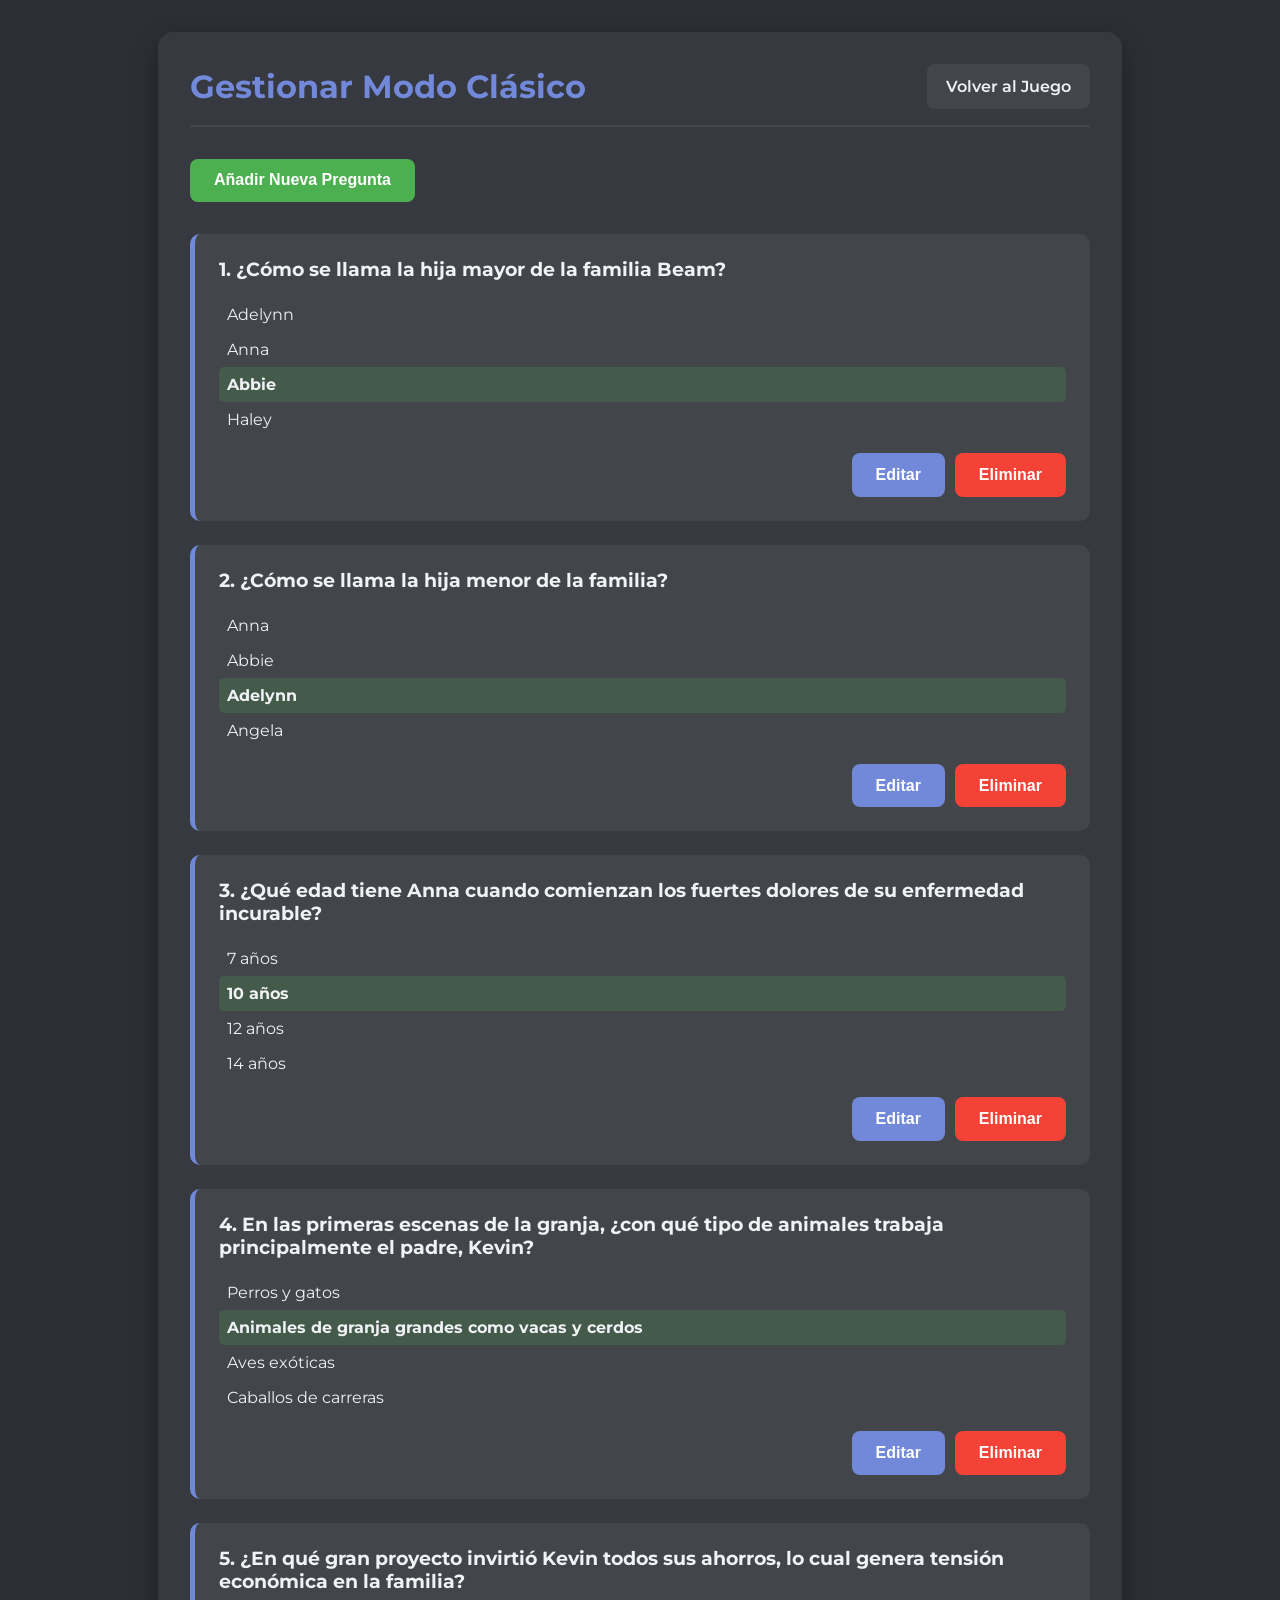
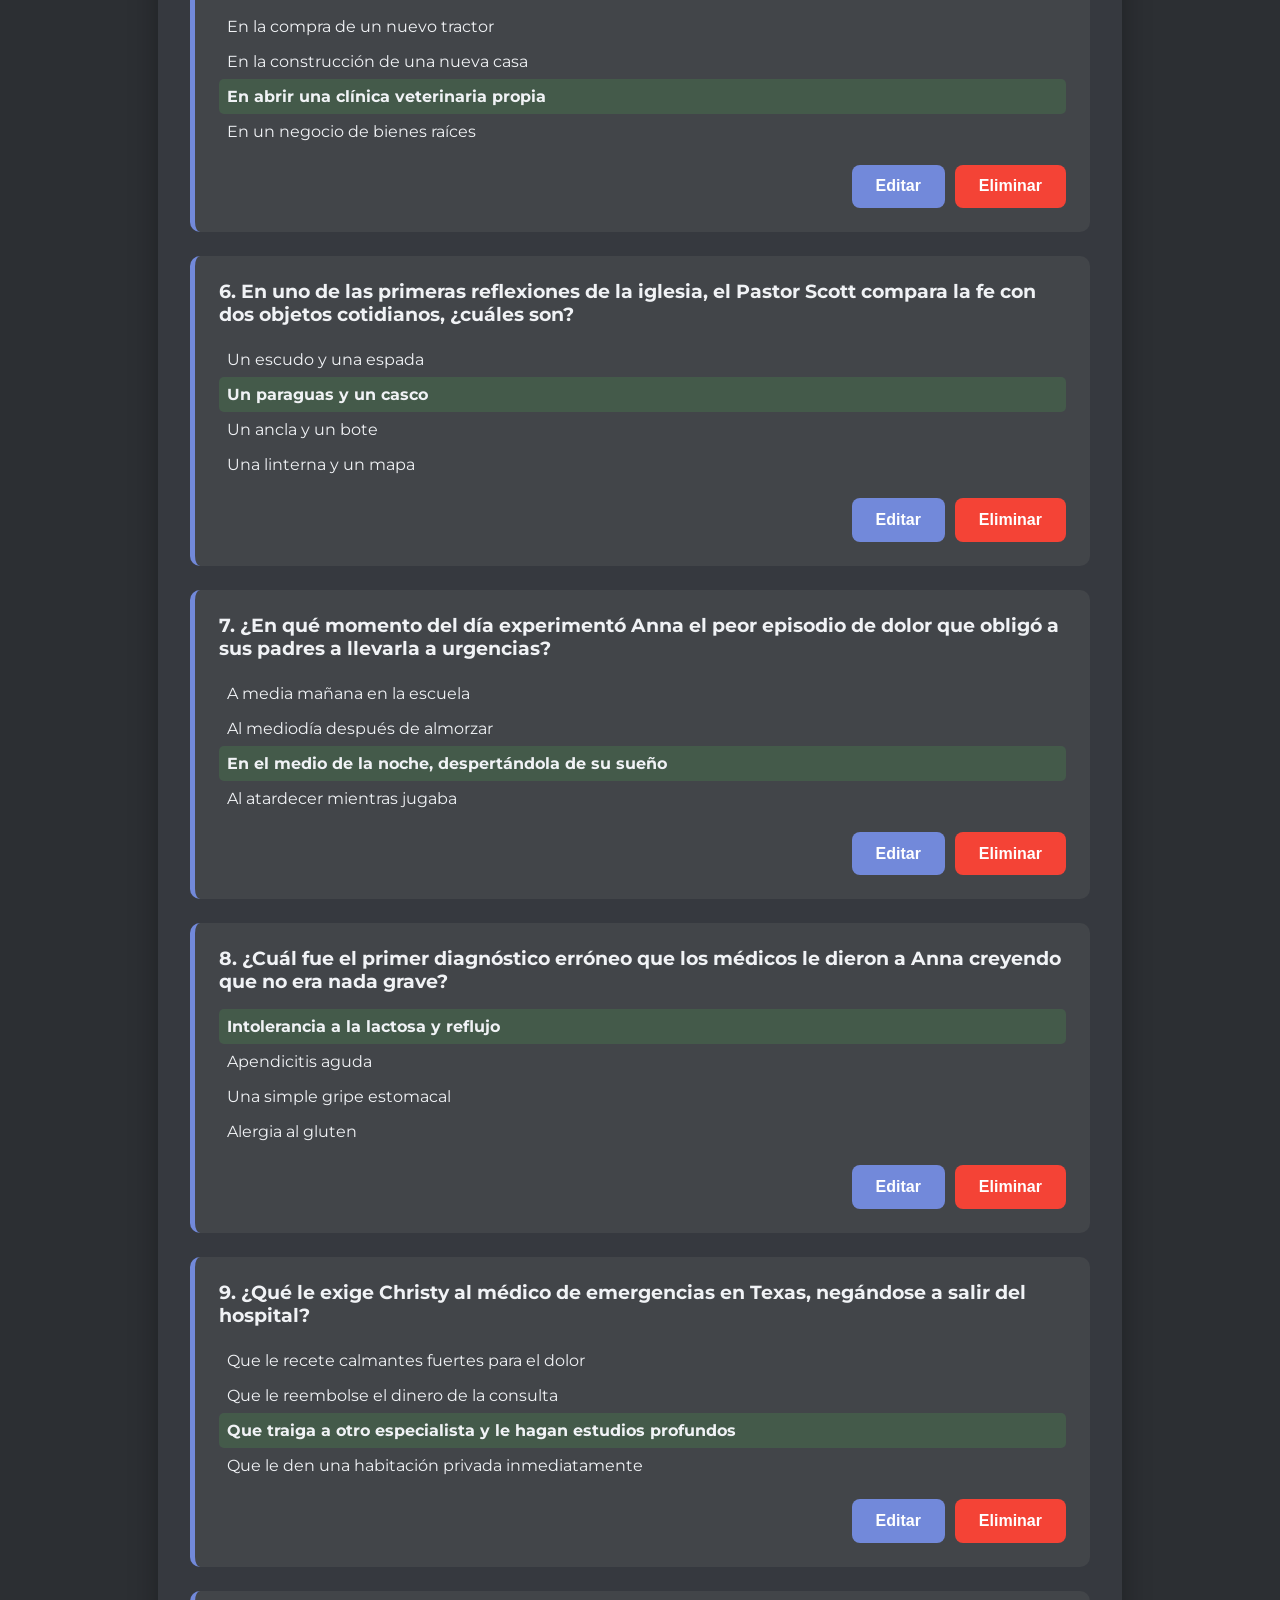
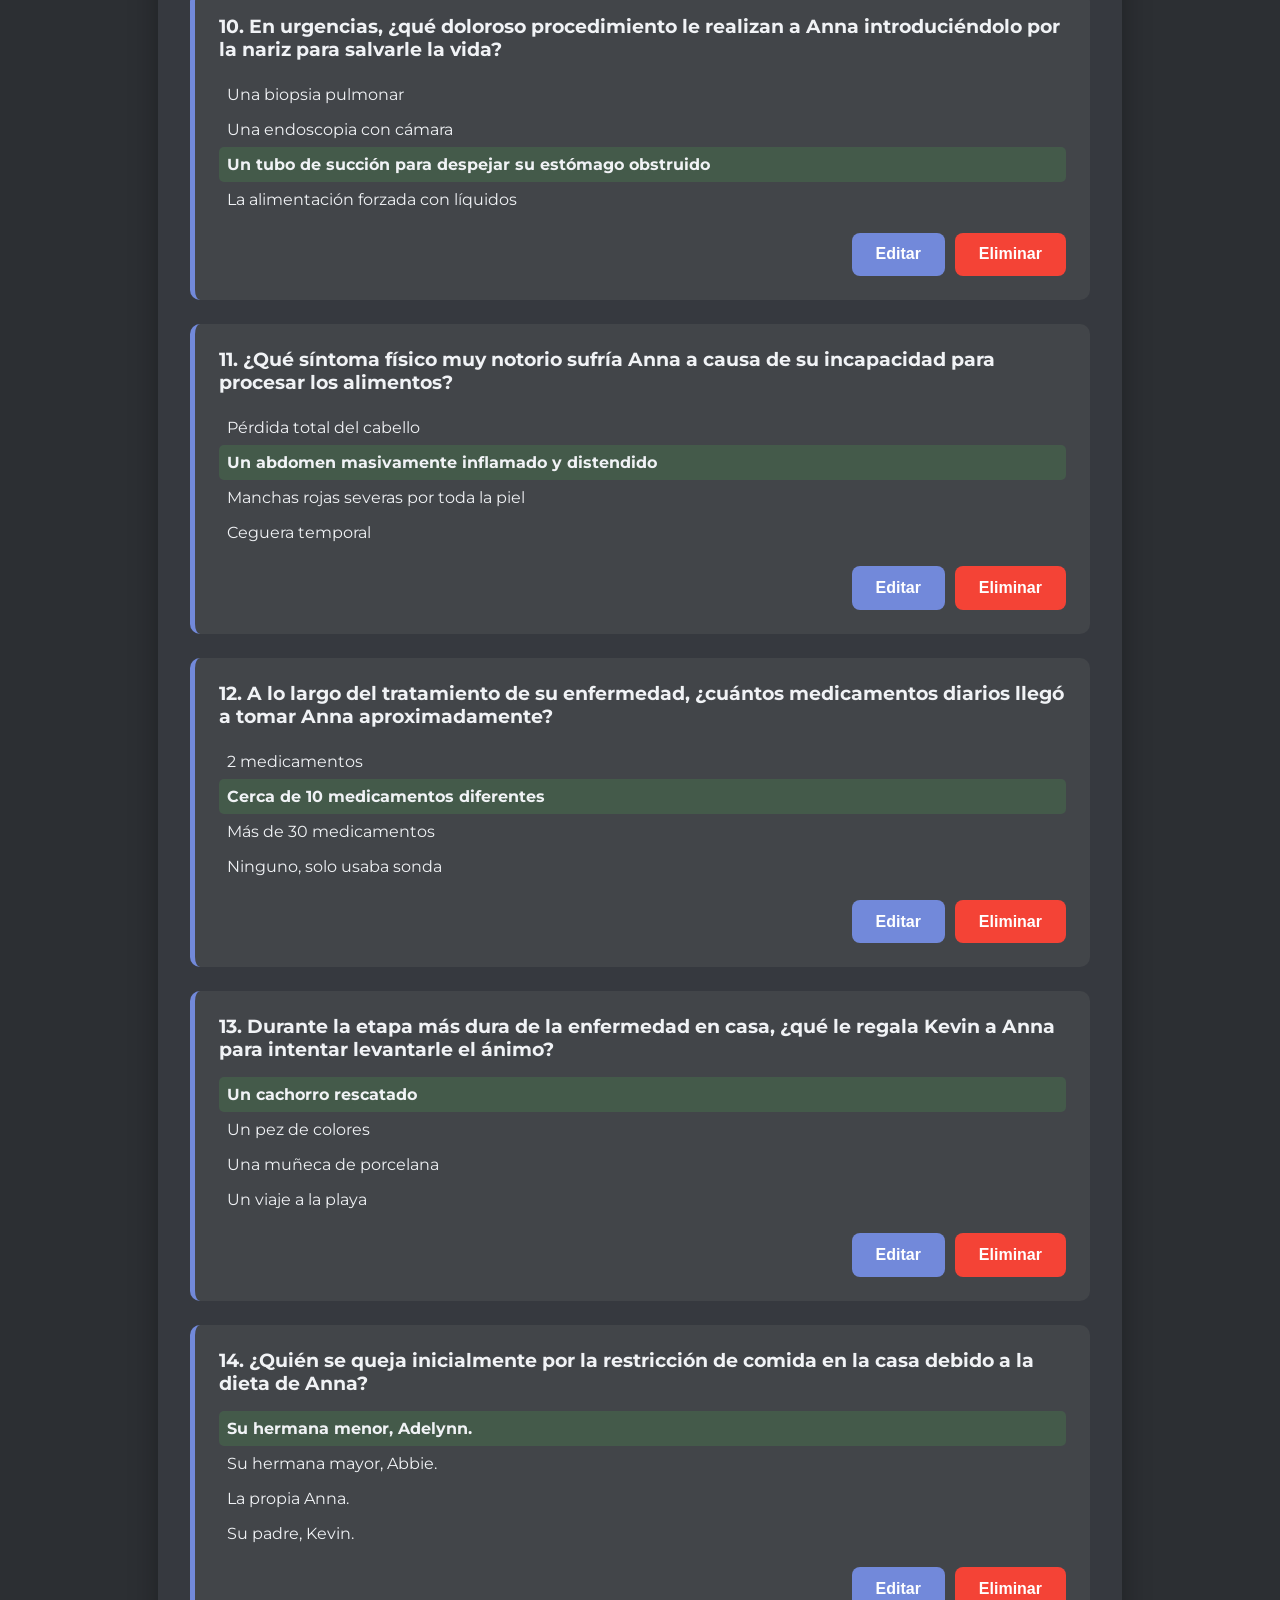
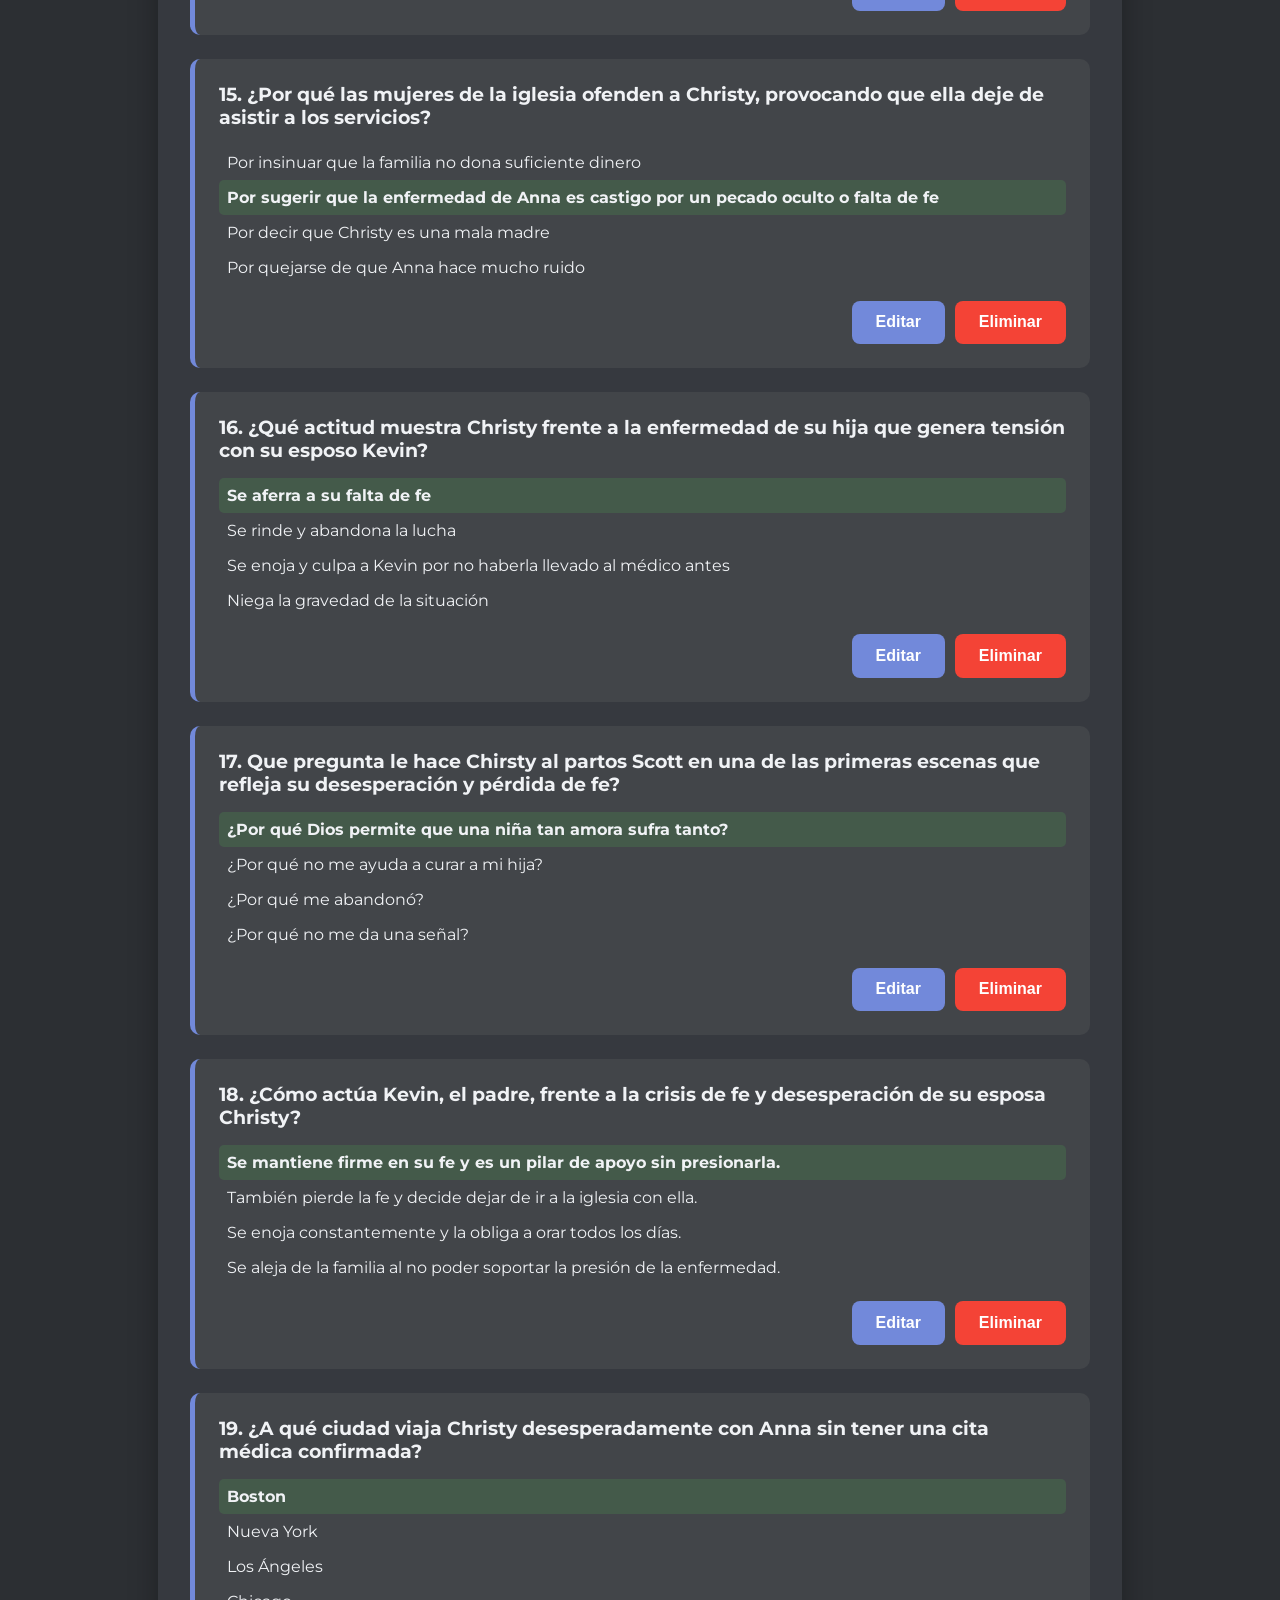
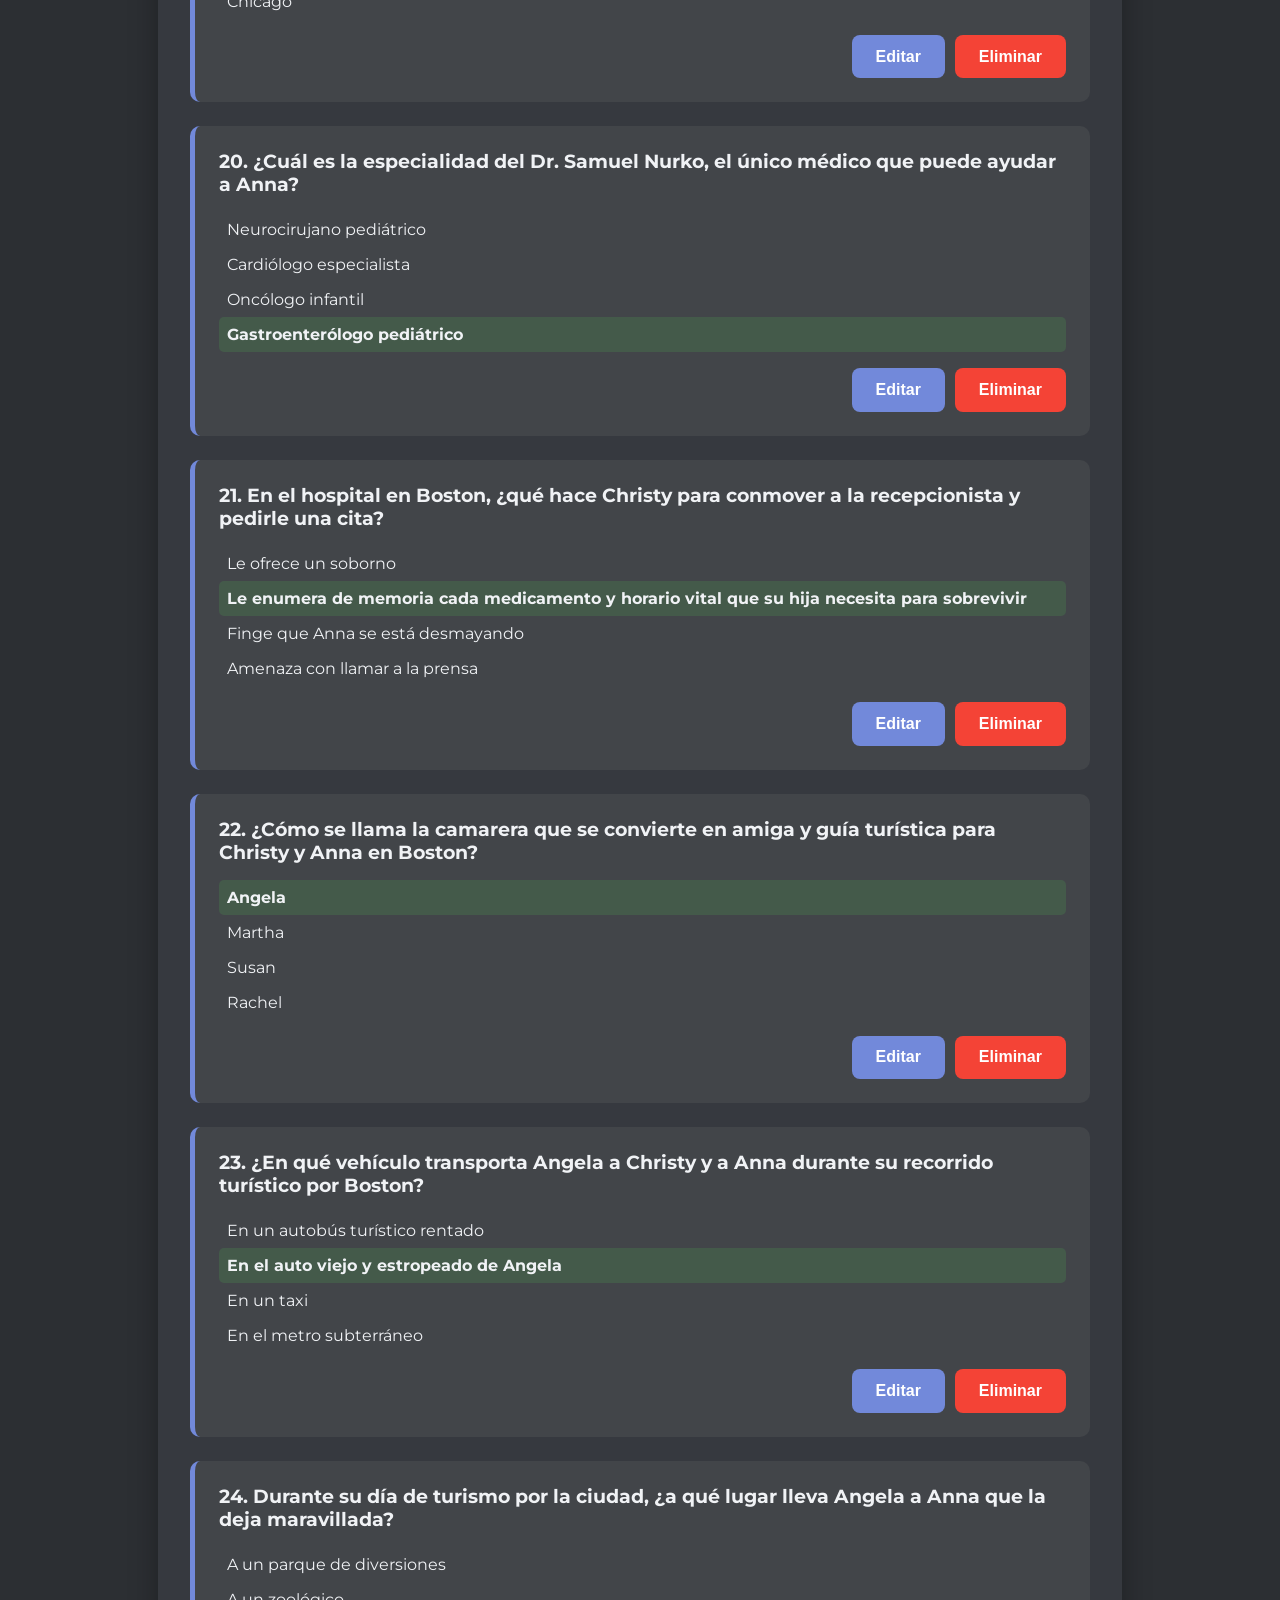
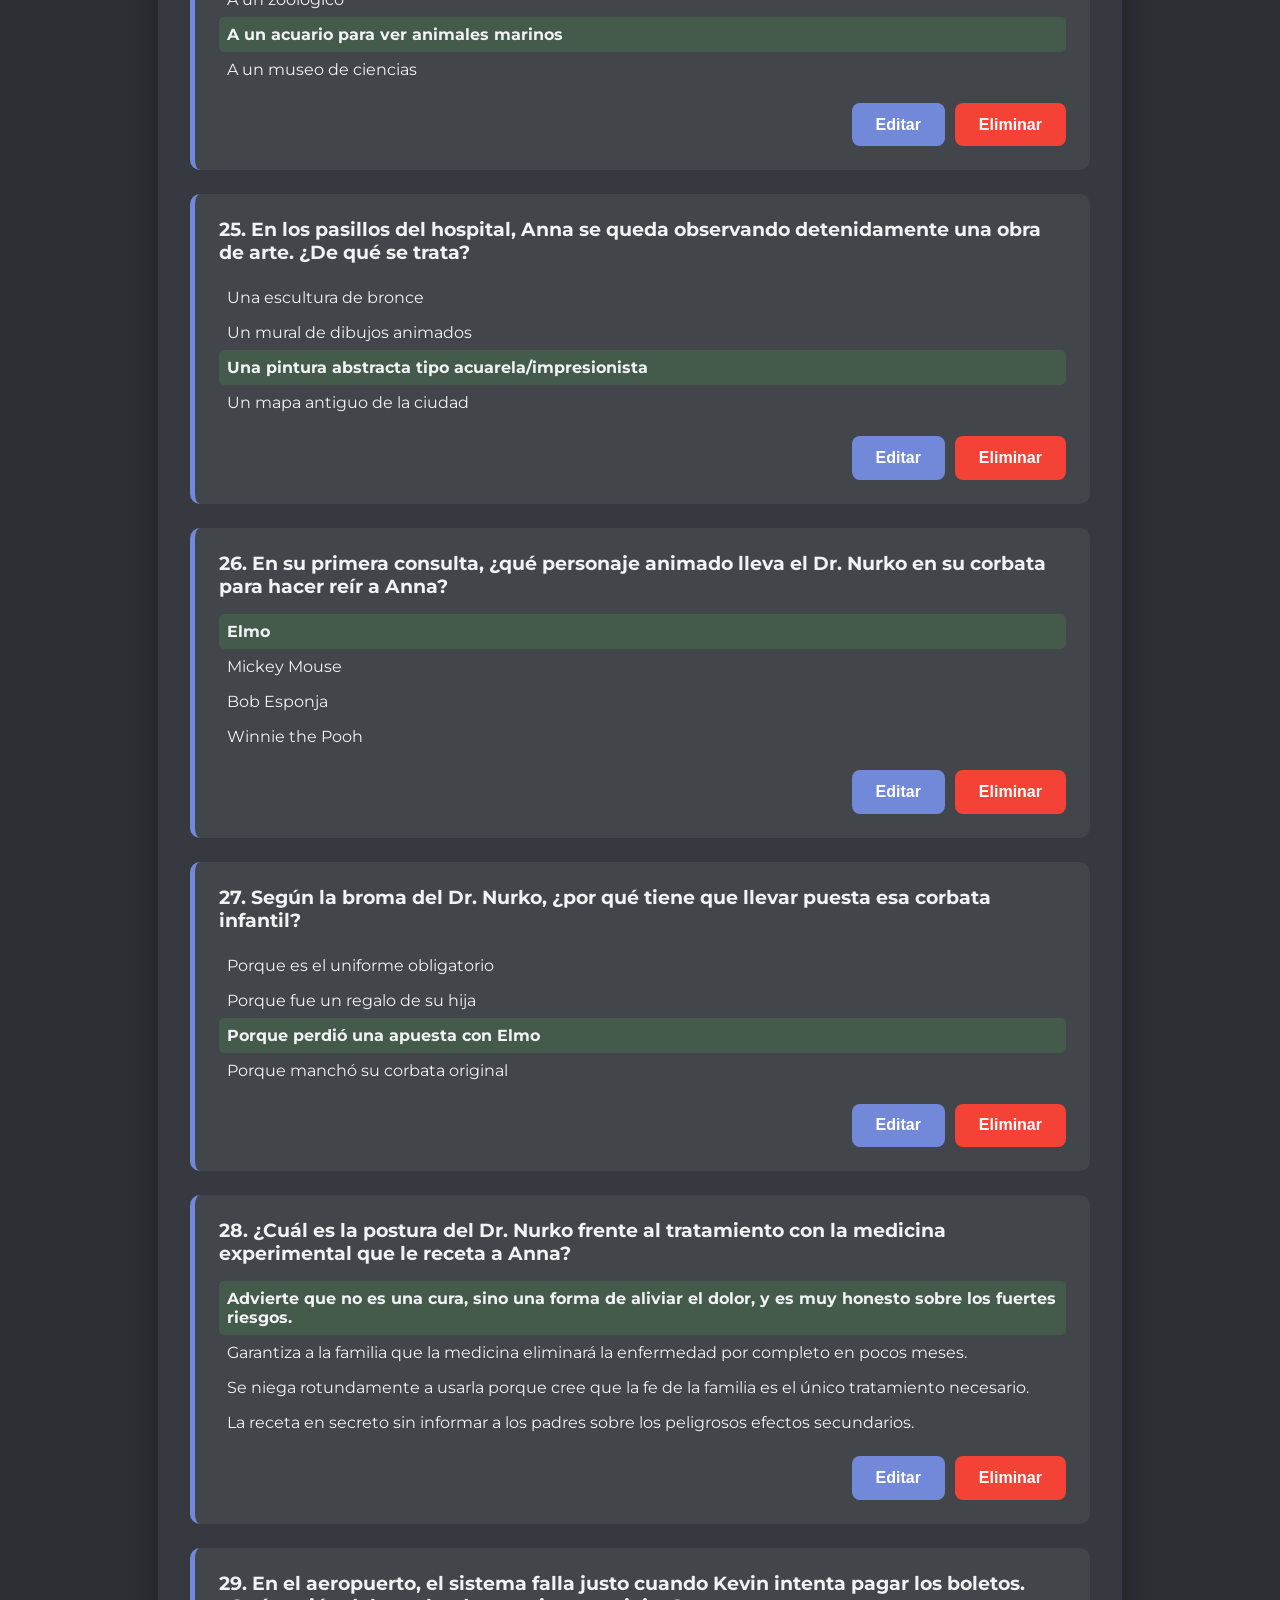
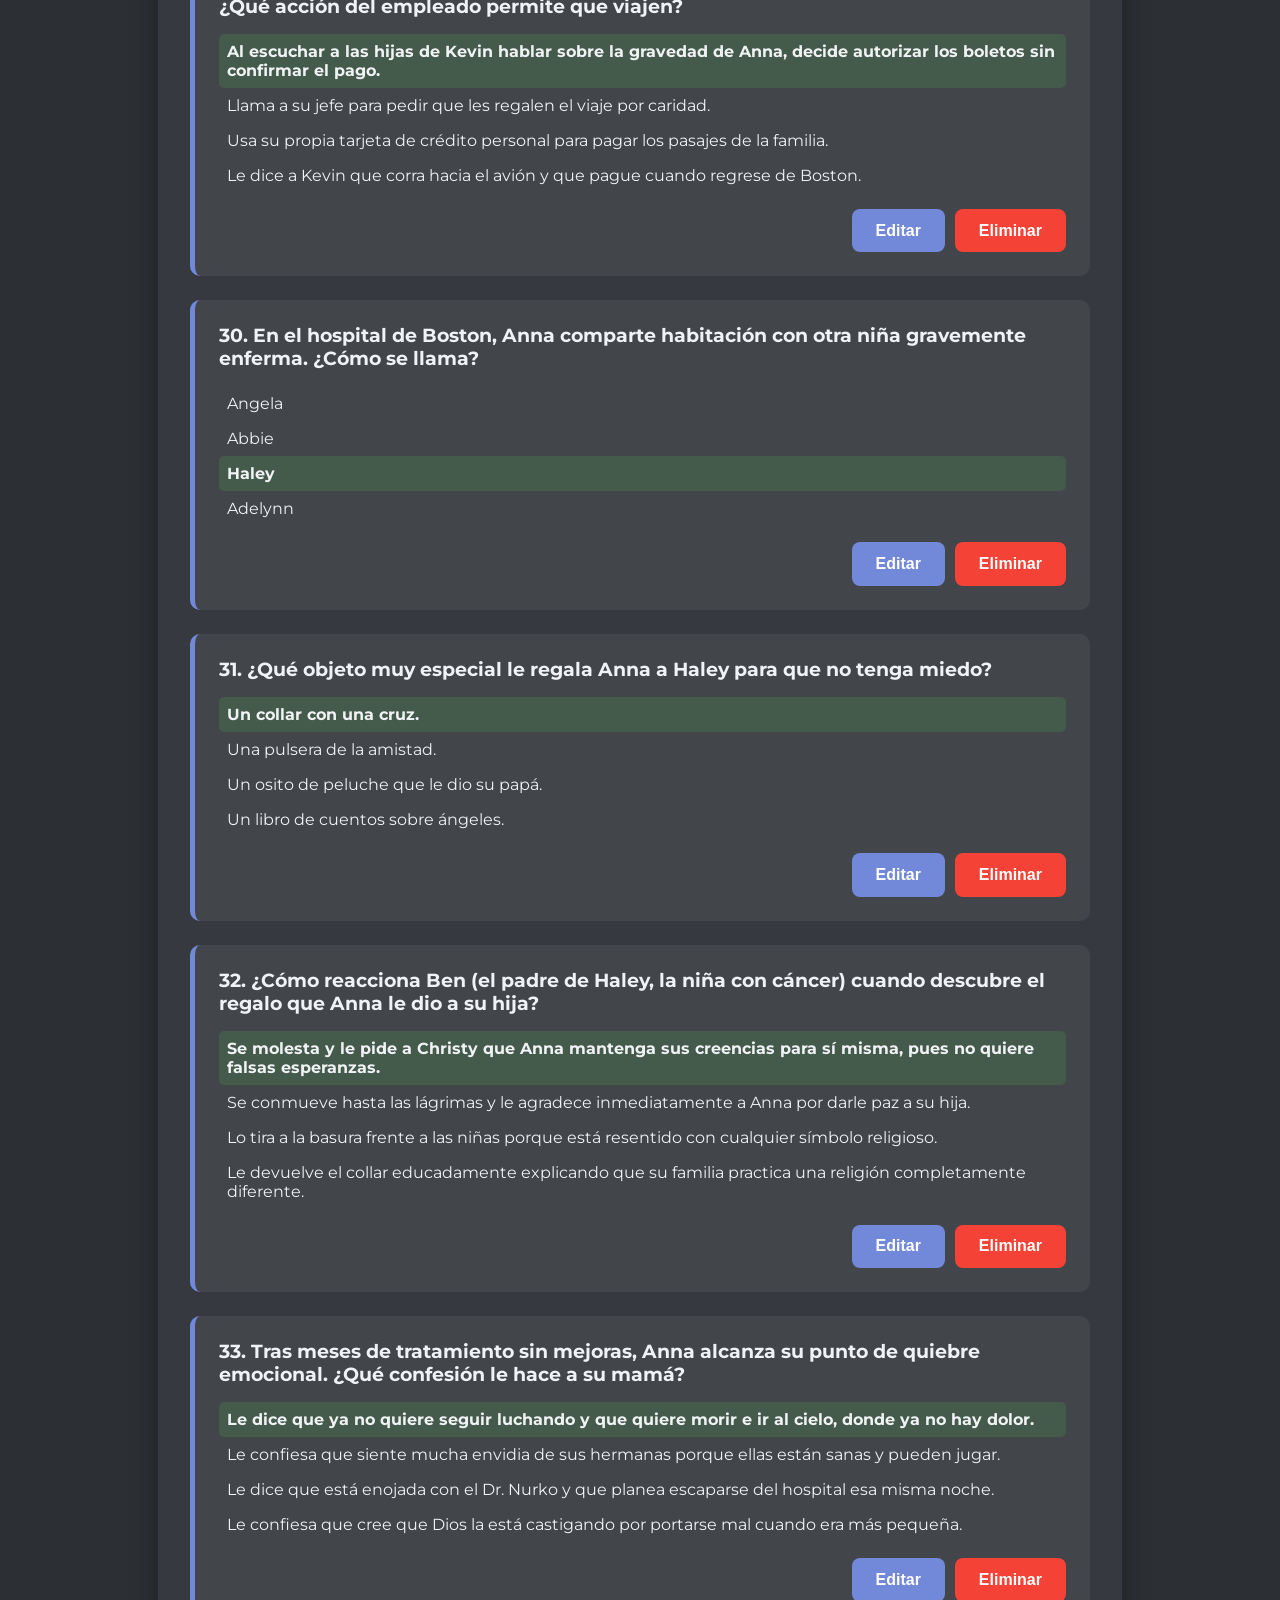
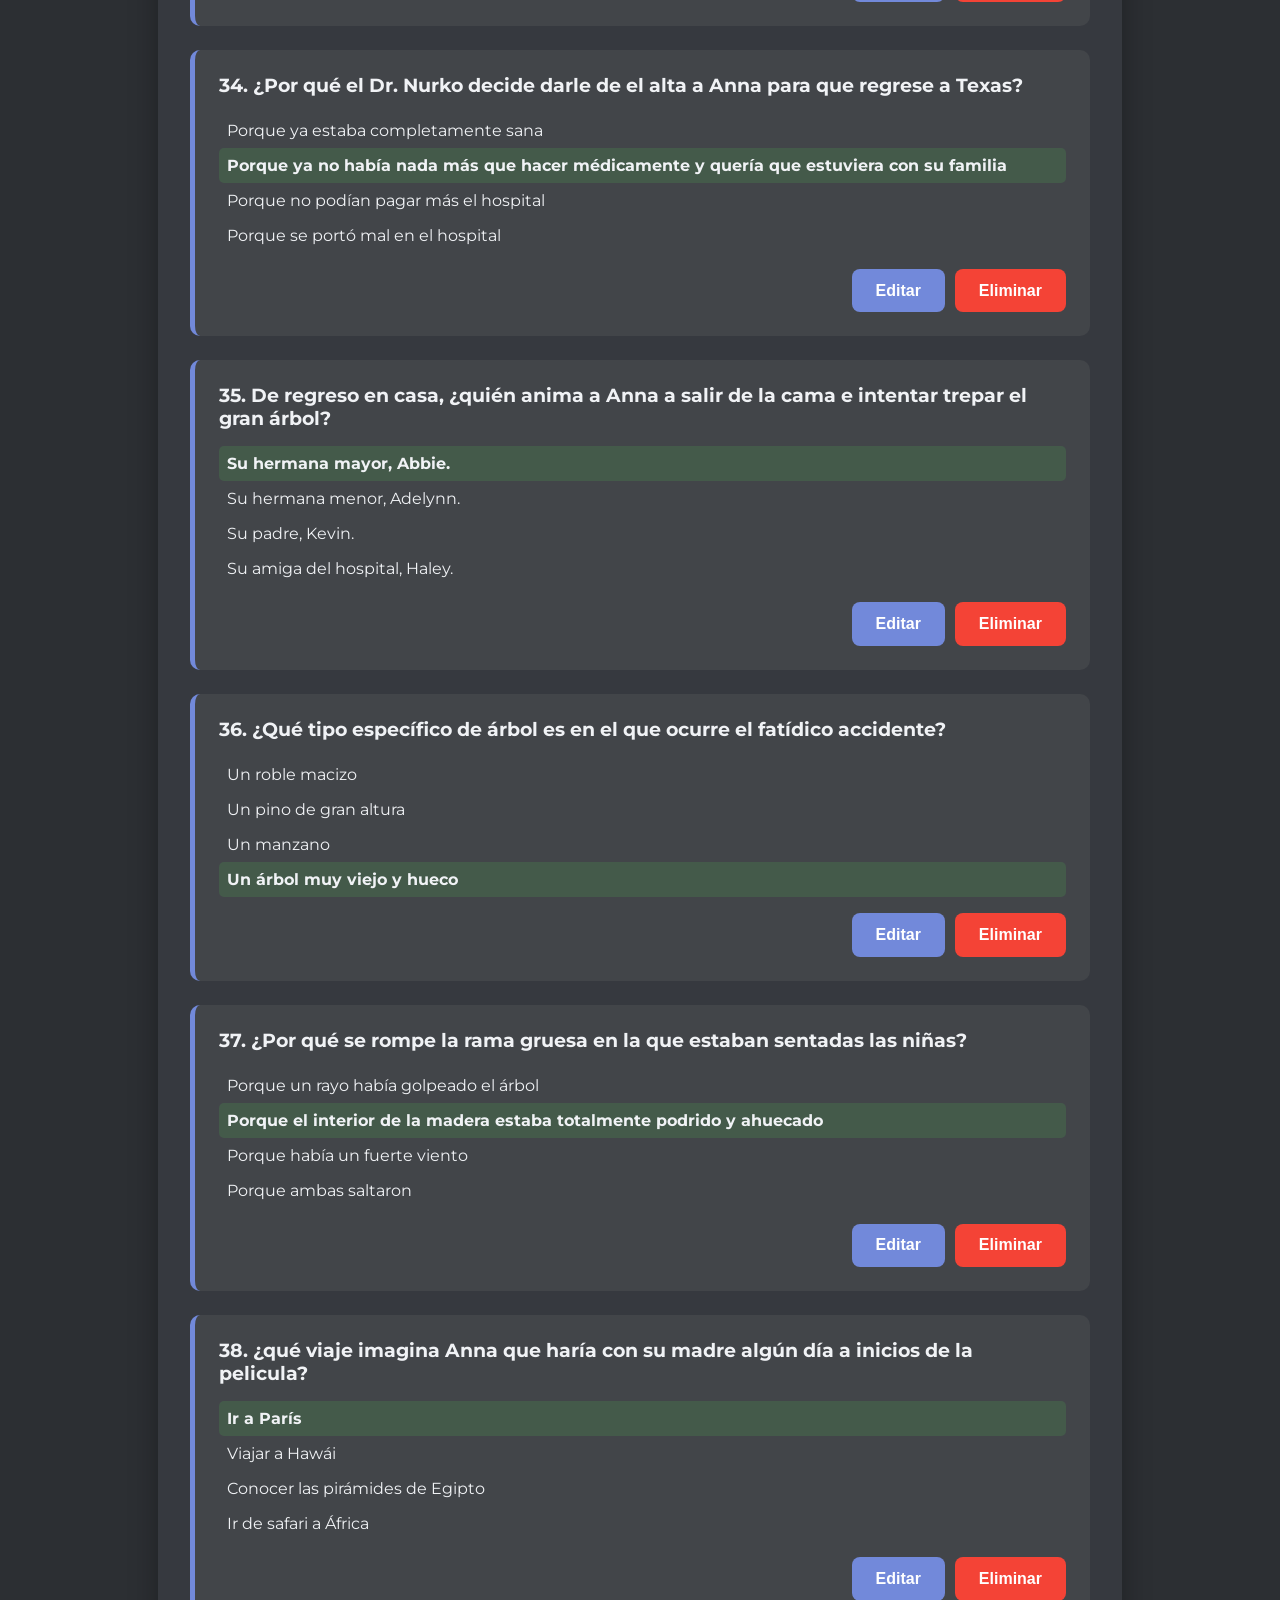
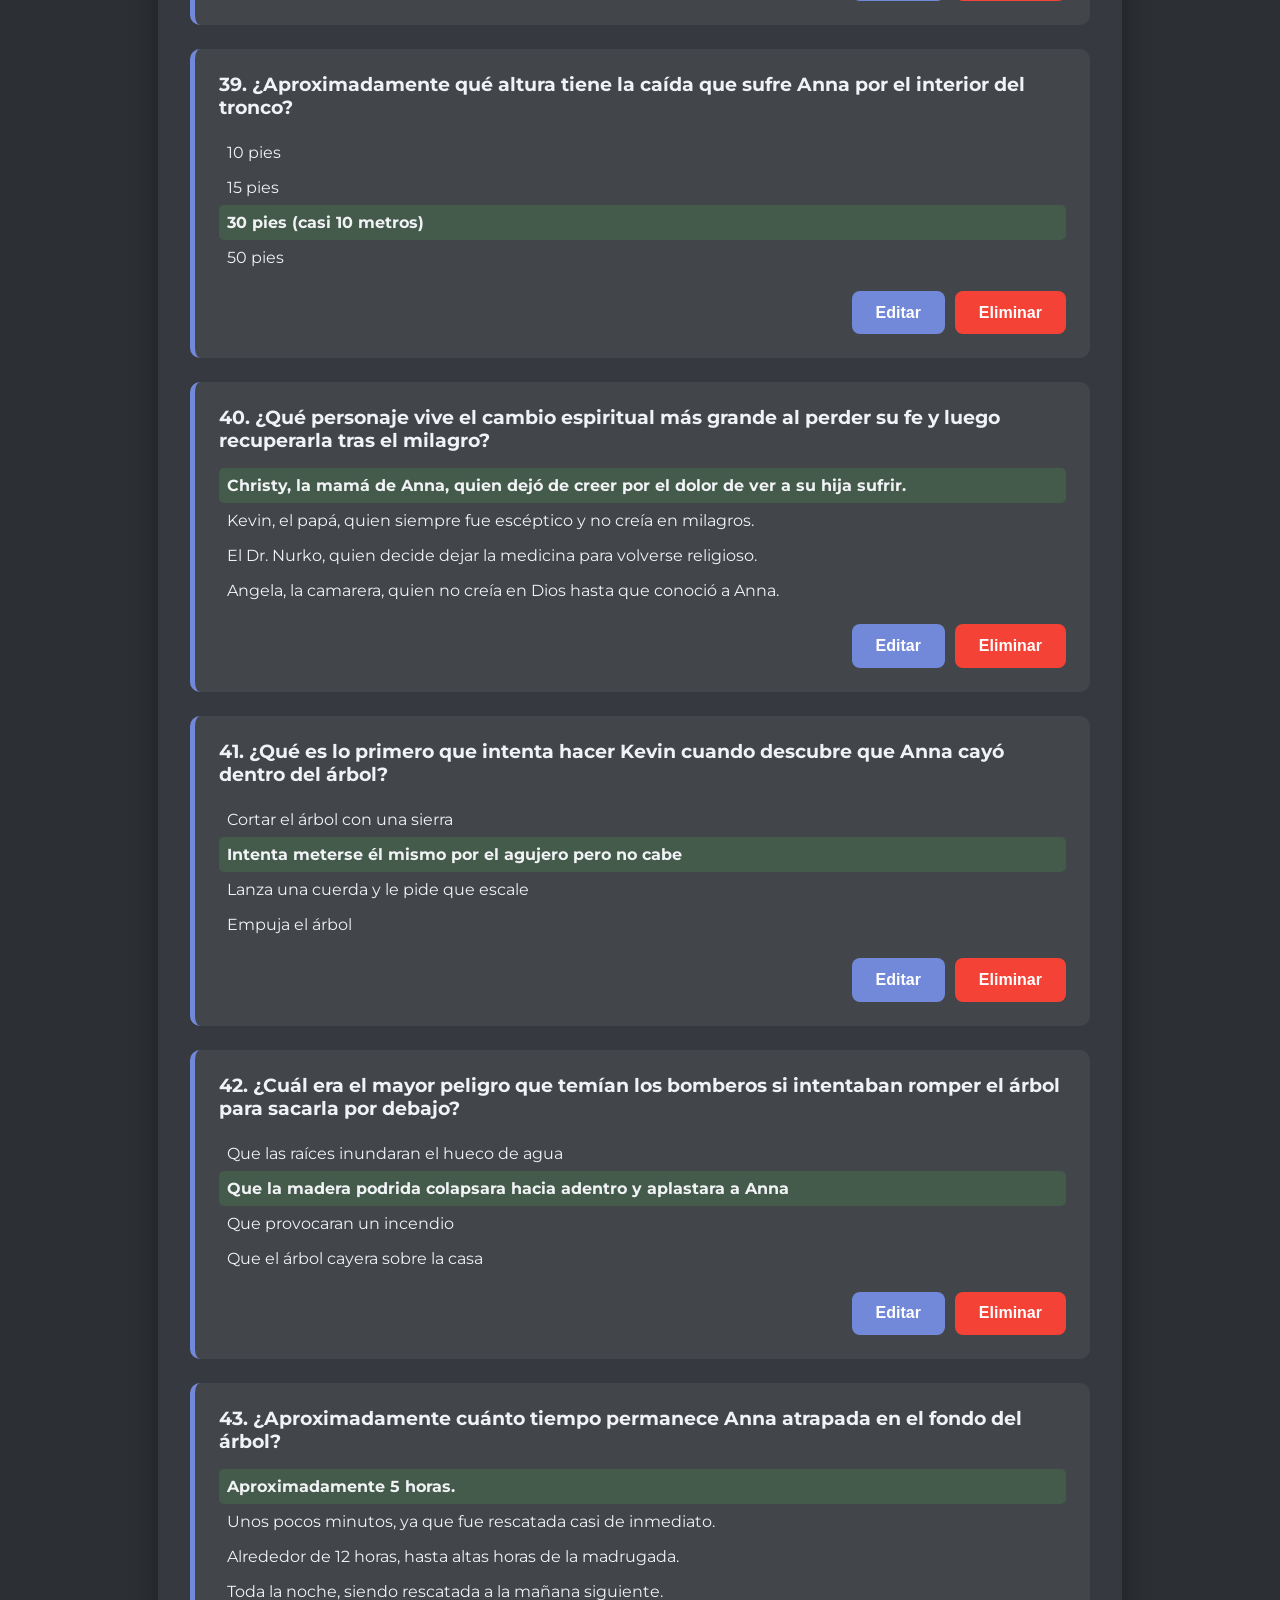
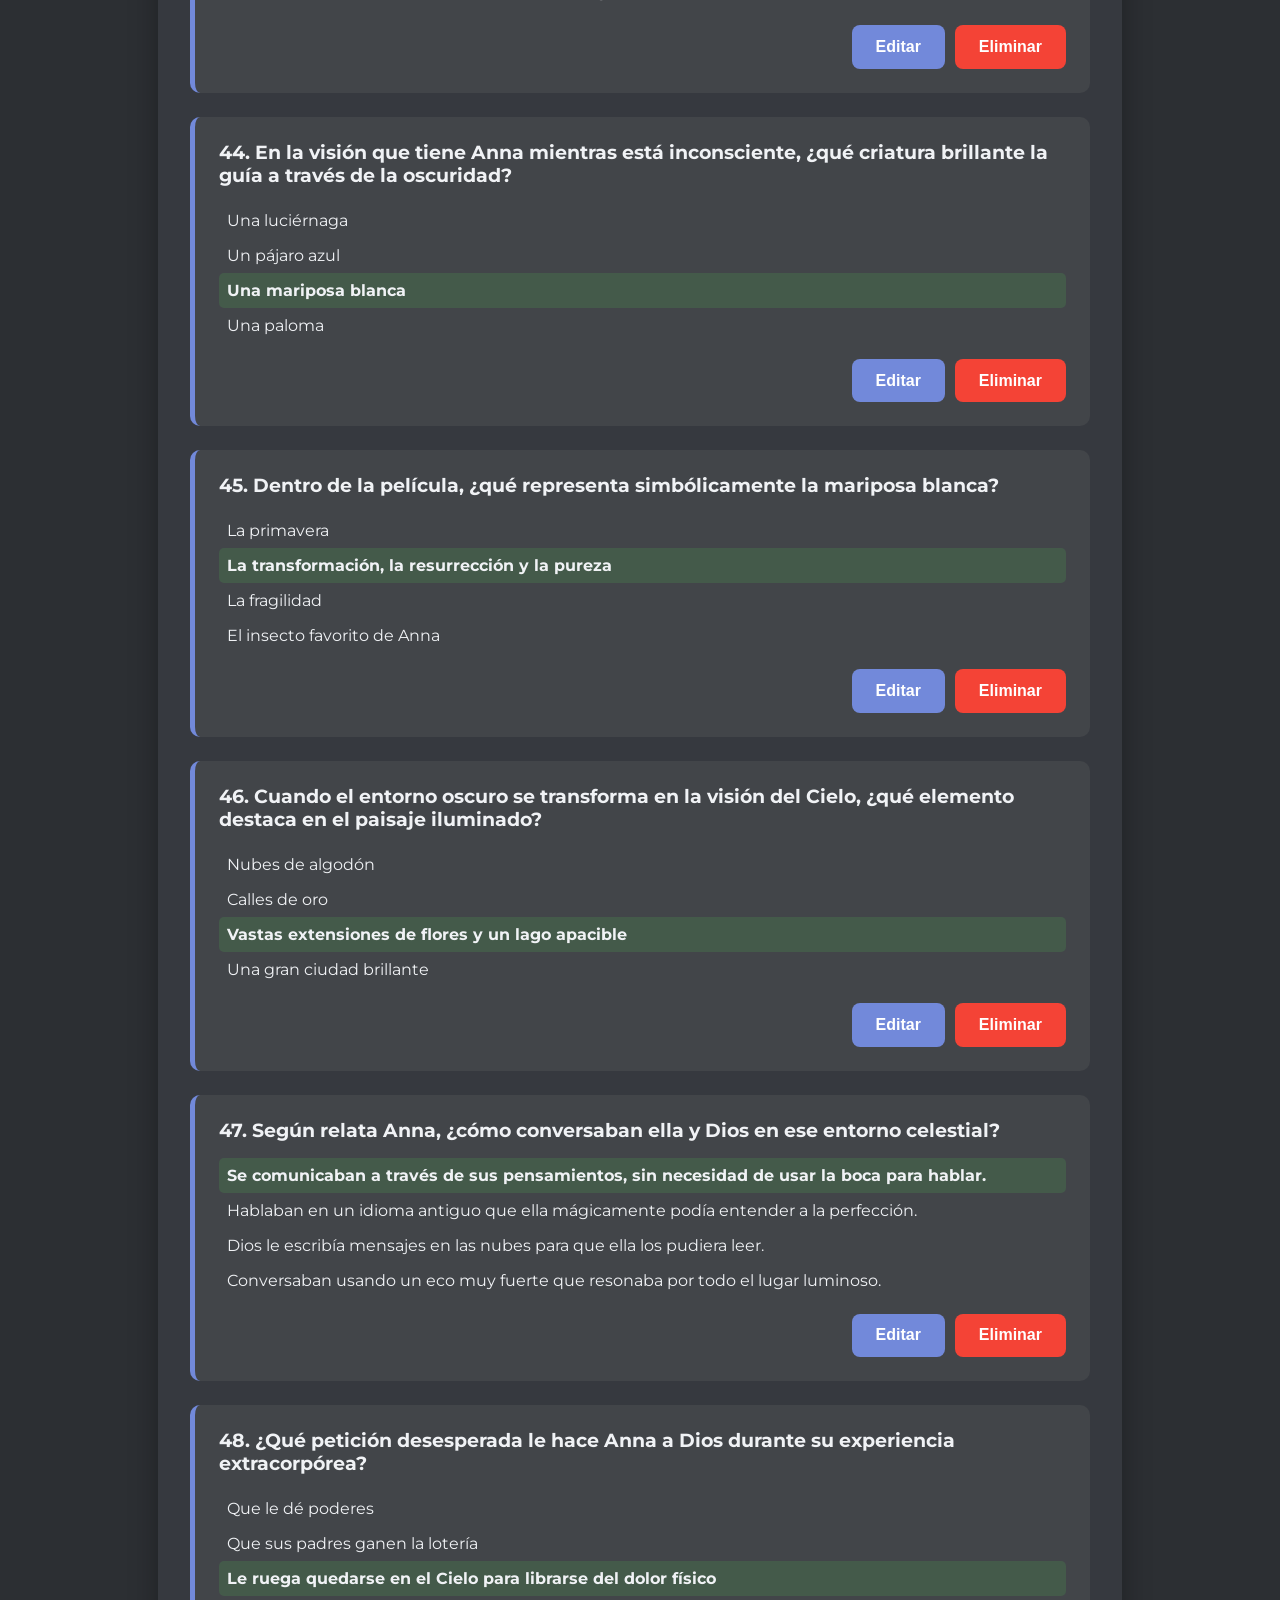
<file: manage-questions.html>
<!DOCTYPE html>
<html lang="es">
<head>
    <meta charset="UTF-8">
    <meta name="viewport" content="width=device-width, initial-scale=1.0">
    <title>Gestionar Preguntas</title>
    <link href="https://fonts.googleapis.com/css2?family=Montserrat:wght@400;600;700&display=swap" rel="stylesheet">
    <link rel="stylesheet" href="manage-questions.css">
</head>
<body>

    <div class="main-container">
        <header>
            <!-- Título dinámico -->
            <h1 id="management-title">Panel de Gestión de Preguntas</h1>
            <a href="index.html" class="back-link">Volver al Juego</a>
        </header>

        <div class="actions">
            <button id="add-new-question-btn" class="action-btn add">Añadir Nueva Pregunta</button>
        </div>

        <div id="questions-list">
            <!-- Las preguntas se cargarán aquí dinámicamente -->
        </div>
    </div>

    <!-- Modal para Añadir/Editar Preguntas -->
    <div id="question-modal" class="modal-overlay">
        <div class="modal-content">
            <form id="question-form">
                <h2 id="modal-title">Añadir Nueva Pregunta</h2>
                <input type="hidden" id="question-id">
                
                <label for="question-text-input">Texto de la Pregunta:</label>
                <textarea id="question-text-input" rows="3" required></textarea>

                <label>Respuestas:</label>
                <div class="answers-container">
                    <div class="answer-field">
                        <input type="radio" name="correct-answer" value="0" required>
                        <input type="text" placeholder="Respuesta A" class="answer-input" required>
                    </div>
                    <div class="answer-field">
                        <input type="radio" name="correct-answer" value="1">
                        <input type="text" placeholder="Respuesta B" class="answer-input" required>
                    </div>
                    <!-- Estos campos se mostrarán/ocultarán con JS -->
                    <div class="answer-field" data-mode="4_options">
                        <input type="radio" name="correct-answer" value="2">
                        <input type="text" placeholder="Respuesta C" class="answer-input">
                    </div>
                    <div class="answer-field" data-mode="4_options">
                        <input type="radio" name="correct-answer" value="3">
                        <input type="text" placeholder="Respuesta D" class="answer-input">
                    </div>
                </div>
                <div id="form-error"></div>
                <div class="form-buttons">
                    <button type="submit" class="action-btn save">Guardar Pregunta</button>
                    <button type="button" id="cancel-btn" class="action-btn cancel">Cancelar</button>
                </div>
            </form>
        </div>
    </div>

    <script src="questions.js"></script>
    <script src="questions_2_options.js"></script>
    <script src="manage-questions.js"></script>
</body>
</html>
</file>
<file: manage-questions.css>
/* --- ESTILOS GENERALES --- */
:root {
    --bg-color-dark: #2c2f33; 
    --container-bg-dark: #36393f; 
    --text-color-light: #f0f2f5;
    --btn-bg-default: #424549;
    --btn-border-default: #55585d;
    --correct-color: #4CAF50;
    --incorrect-color: #F44336;
    --next-btn-bg: #7289DA; 
}

body {
    font-family: 'Montserrat', sans-serif;
    background-color: var(--bg-color-dark);
    color: var(--text-color-light);
    margin: 0;
    padding: 2rem;
}

.main-container {
    max-width: 900px;
    margin: auto;
    background-color: var(--container-bg-dark);
    padding: 2rem;
    border-radius: 15px;
    box-shadow: 0 10px 30px rgba(0, 0, 0, 0.3);
}

header {
    display: flex;
    justify-content: space-between;
    align-items: center;
    border-bottom: 2px solid var(--btn-bg-default);
    padding-bottom: 1rem;
    margin-bottom: 2rem;
}

h1 {
    color: var(--next-btn-bg);
    margin: 0;
}

.back-link {
    color: var(--text-color-light);
    text-decoration: none;
    font-weight: 600;
    background-color: var(--btn-bg-default);
    padding: 0.8rem 1.2rem;
    border-radius: 8px;
    transition: background-color 0.2s;
    border: none; /* Para que se vea igual que los botones */
    font-family: 'Montserrat', sans-serif;
    font-size: 1rem;
    cursor: pointer;
}

.back-link:hover {
    background-color: #5a5d63;
}

.actions {
    margin-bottom: 2rem;
}

.action-btn {
    color: white;
    border: none;
    padding: 0.8rem 1.5rem;
    border-radius: 8px;
    font-weight: 700;
    font-size: 1rem;
    cursor: pointer;
    transition: background-color 0.2s, transform 0.2s;
}
.action-btn:hover:not(:disabled) {
    transform: translateY(-2px);
}
.action-btn:disabled {
    background-color: #55585d;
    cursor: not-allowed;
    opacity: 0.6;
}
.action-btn.add { background-color: var(--correct-color); }
.action-btn.add:hover { background-color: #45a049; }
.action-btn.edit { background-color: var(--next-btn-bg); }
.action-btn.edit:hover { background-color: #677BC4; }
.action-btn.delete { background-color: var(--incorrect-color); }
.action-btn.delete:hover { background-color: #c0392b; }
.action-btn.save { background-color: var(--correct-color); }
.action-btn.save:hover { background-color: #45a049; }
.action-btn.cancel { background-color: var(--btn-bg-default); }
.action-btn.cancel:hover { background-color: #5a5d63; }
.action-btn.activate { background-color: #f0c419; color: #2c2f33; }
.action-btn.activate:hover:not(:disabled) { background-color: #d8b012; }


/* --- LISTA DE PREGUNTAS / CUESTIONARIOS --- */
#questions-list, #cuestionarios-list {
    display: flex;
    flex-direction: column;
    gap: 1.5rem;
}

.question-item {
    background-color: var(--btn-bg-default);
    padding: 1.5rem;
    border-radius: 10px;
    border-left: 5px solid var(--next-btn-bg);
}

.question-item h3 {
    margin: 0 0 1rem 0;
}

.question-item .answers {
    list-style: none;
    padding: 0;
    margin: 0 0 1rem 0;
}

.question-item .answers li {
    padding: 0.5rem;
    border-radius: 5px;
}

.question-item .answers li.correct {
    background-color: rgba(76, 175, 80, 0.2);
    font-weight: 700;
}

.question-item-actions {
    display: flex;
    gap: 10px;
    justify-content: flex-end;
}

/* NUEVO: Estilos para la lista de cuestionarios */
.cuestionario-header {
    display: flex;
    justify-content: space-between;
    align-items: center;
    flex-wrap: wrap;
    gap: 1rem;
}

.cuestionario-header h3 {
    margin: 0;
    flex-grow: 1;
}

.active-tag {
    background-color: var(--correct-color);
    color: white;
    font-size: 0.8rem;
    padding: 0.2rem 0.6rem;
    border-radius: 5px;
    font-weight: 700;
    margin-left: 10px;
    vertical-align: middle;
}


/* --- MODAL --- */
.modal-overlay {
    position: fixed;
    top: 0; left: 0; right: 0; bottom: 0;
    background-color: rgba(0, 0, 0, 0.7);
    display: none; /* Oculto por defecto */
    justify-content: center;
    align-items: center;
    z-index: 2000;
}

.modal-overlay.show {
    display: flex;
}

.modal-content {
    background-color: var(--container-bg-dark);
    padding: 2rem;
    border-radius: 15px;
    width: 90%;
    max-width: 700px;
    box-shadow: 0 10px 30px rgba(0, 0, 0, 0.5);
}

#question-form label {
    display: block;
    font-weight: 600;
    margin-bottom: 0.5rem;
    margin-top: 1rem;
}

#question-form textarea, #question-form .answer-input {
    width: 100%;
    padding: 0.8rem;
    border-radius: 8px;
    border: 2px solid var(--btn-border-default);
    background-color: var(--btn-bg-default);
    color: var(--text-color-light);
    font-size: 1rem;
    font-family: 'Montserrat', sans-serif;
    box-sizing: border-box;
}

.answers-container {
    display: flex;
    flex-direction: column;
    gap: 1rem;
}

.answer-field {
    display: flex;
    align-items: center;
    gap: 10px;
}

.answer-field input[type="radio"] {
    transform: scale(1.5);
    accent-color: var(--correct-color);
}

#form-error {
    color: var(--incorrect-color);
    font-weight: 600;
    text-align: center;
    height: 20px;
    margin-top: 1rem;
}

.form-buttons {
    display: flex;
    justify-content: flex-end;
    gap: 1rem;
    margin-top: 2rem;
}
</file>
